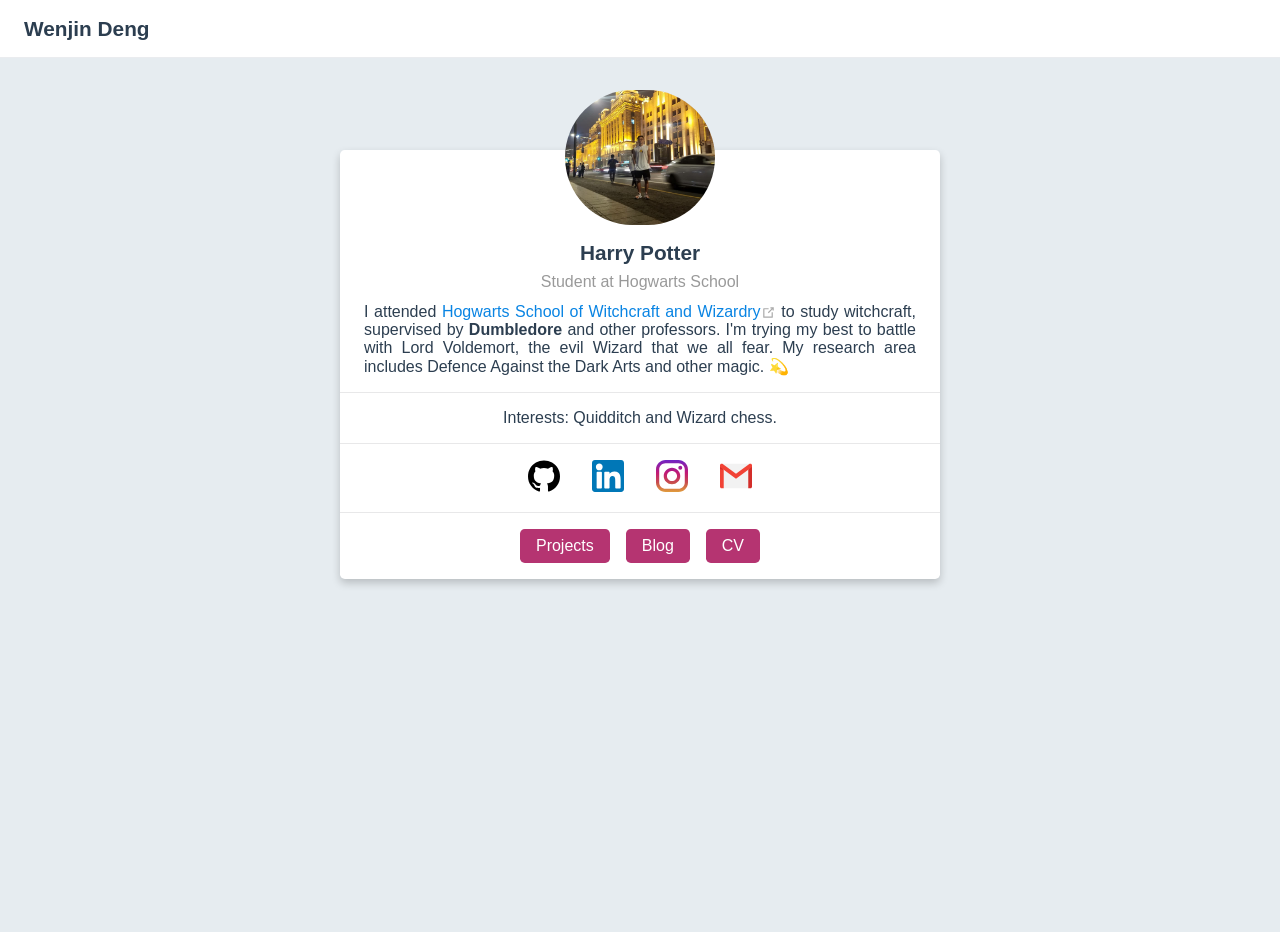
<file: about/index.html>
<!DOCTYPE html>
<html lang="en-US">
  <head>
    <meta charset="utf-8">
    <meta name="viewport" content="width=device-width,initial-scale=1">
    <title>Wenjin Deng</title>
    <meta name="generator" content="VuePress 1.8.2">
    <link rel="icon" href="/logo.png">
    <meta name="description" content="The biography and information about me.">
    
    <link rel="preload" href="/assets/css/0.styles.7a541d34.css" as="style"><link rel="preload" href="/assets/js/app.874769a6.js" as="script"><link rel="preload" href="/assets/js/2.88069b20.js" as="script"><link rel="preload" href="/assets/js/10.7af1b9f2.js" as="script"><link rel="preload" href="/assets/js/3.adf3050e.js" as="script"><link rel="prefetch" href="/assets/js/11.3e9c2201.js"><link rel="prefetch" href="/assets/js/12.8057db4f.js"><link rel="prefetch" href="/assets/js/13.efa76441.js"><link rel="prefetch" href="/assets/js/14.f29bc40c.js"><link rel="prefetch" href="/assets/js/15.b486dd53.js"><link rel="prefetch" href="/assets/js/16.2b8a7553.js"><link rel="prefetch" href="/assets/js/17.a5046c41.js"><link rel="prefetch" href="/assets/js/4.3cd180bc.js"><link rel="prefetch" href="/assets/js/5.fdd1ca41.js"><link rel="prefetch" href="/assets/js/6.30799bdd.js"><link rel="prefetch" href="/assets/js/7.ef952c4c.js"><link rel="prefetch" href="/assets/js/8.8d87cdd2.js"><link rel="prefetch" href="/assets/js/9.2f408b66.js">
    <link rel="stylesheet" href="/assets/css/0.styles.7a541d34.css">
  </head>
  <body>
    <div id="app" data-server-rendered="true"><div class="theme-container no-sidebar about-page"><header class="navbar"><div class="sidebar-button"><svg xmlns="http://www.w3.org/2000/svg" aria-hidden="true" role="img" viewBox="0 0 448 512" class="icon"><path fill="currentColor" d="M436 124H12c-6.627 0-12-5.373-12-12V80c0-6.627 5.373-12 12-12h424c6.627 0 12 5.373 12 12v32c0 6.627-5.373 12-12 12zm0 160H12c-6.627 0-12-5.373-12-12v-32c0-6.627 5.373-12 12-12h424c6.627 0 12 5.373 12 12v32c0 6.627-5.373 12-12 12zm0 160H12c-6.627 0-12-5.373-12-12v-32c0-6.627 5.373-12 12-12h424c6.627 0 12 5.373 12 12v32c0 6.627-5.373 12-12 12z"></path></svg></div> <a href="/" class="home-link router-link-active"><!----> <span class="site-name">Wenjin Deng</span></a> <div class="links"><!----> <!----></div></header> <div class="sidebar-mask"></div> <aside class="sidebar"><!---->  <!----> </aside> <main class="page"> <div class="theme-default-content content__default"><div class="about-card"><div class="avatar"><img src="/profile.jpg" alt></div> <div class="card"><div class="bio"><div class="head"><span>
          Harry Potter
        </span></div> <div class="info"><span>
          Student at Hogwarts School
        </span></div> <div class="description"><p>I attended <a href="https://en.wikipedia.org/wiki/Hogwarts" target="_blank" rel="noopener noreferrer">Hogwarts School of Witchcraft and Wizardry<span><svg xmlns="http://www.w3.org/2000/svg" aria-hidden="true" focusable="false" x="0px" y="0px" viewBox="0 0 100 100" width="15" height="15" class="icon outbound"><path fill="currentColor" d="M18.8,85.1h56l0,0c2.2,0,4-1.8,4-4v-32h-8v28h-48v-48h28v-8h-32l0,0c-2.2,0-4,1.8-4,4v56C14.8,83.3,16.6,85.1,18.8,85.1z"></path> <polygon fill="currentColor" points="45.7,48.7 51.3,54.3 77.2,28.5 77.2,37.2 85.2,37.2 85.2,14.9 62.8,14.9 62.8,22.9 71.5,22.9"></polygon></svg> <span class="sr-only">(opens new window)</span></span></a> to study witchcraft, supervised by <strong>Dumbledore</strong> and other professors. I'm trying my best to battle with Lord Voldemort, the evil Wizard that we all fear. My research area includes Defence Against the Dark Arts and other magic. 💫</p></div></div> <div class="interests"><span>
        Interests: Quidditch and Wizard chess.
      </span></div> <div class="socials"><div><a href="https://github.com/mtobeiyf" target="_blank"><img src="/icons/github.svg" alt="github" title="github"></a></div><div><a href="https://www.linkedin.com" target="_blank"><img src="/icons/linkedin.svg" alt="linkedin" title="linkedin"></a></div><div><a href="https://www.instagram.com" target="_blank"><img src="/icons/instagram.svg" alt="instagram" title="instagram"></a></div><div><a href="mailto:harry[at]gmail.com" target="_blank"><img src="/icons/email.svg" alt="email" title="email"></a></div></div> <div class="actions"><div><a href="/projects/" target="" class="button">
          Projects
        </a></div><div><a href="https://github.com/mtobeiyf" target="_blank" class="button">
          Blog
        </a></div><div><a href="/article/" target="" class="button">
          CV
        </a></div></div></div></div></div> <footer class="page-edit"><!----> <!----></footer> <!----> </main></div><div class="global-ui"></div></div>
    <script src="/assets/js/app.874769a6.js" defer></script><script src="/assets/js/2.88069b20.js" defer></script><script src="/assets/js/10.7af1b9f2.js" defer></script><script src="/assets/js/3.adf3050e.js" defer></script>
  </body>
</html>
</file>
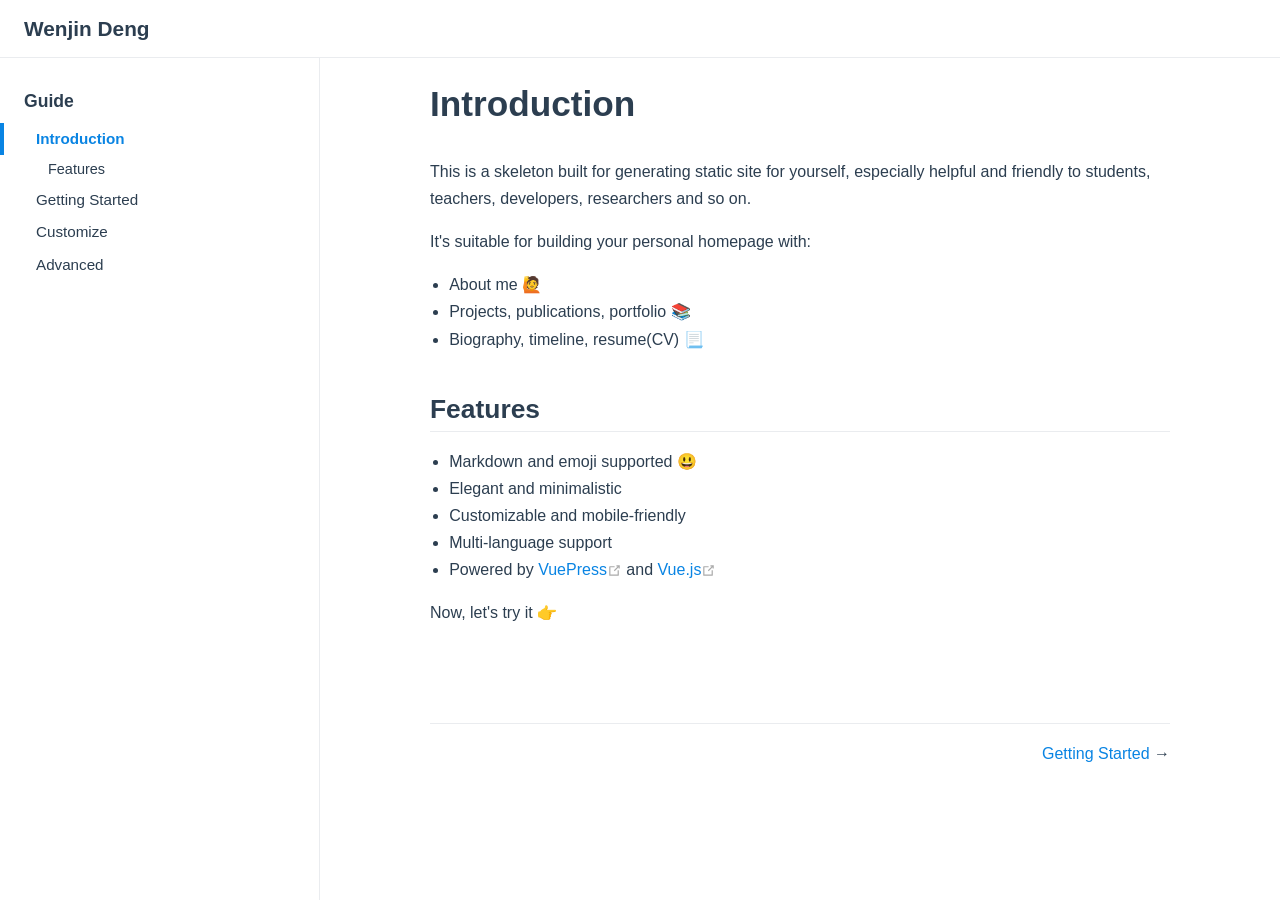
<file: guide/index.html>
<!DOCTYPE html>
<html lang="en-US">
  <head>
    <meta charset="utf-8">
    <meta name="viewport" content="width=device-width,initial-scale=1">
    <title>Introduction | Wenjin Deng</title>
    <meta name="generator" content="VuePress 1.8.2">
    <link rel="icon" href="/logo.png">
    <meta name="description" content="">
    
    <link rel="preload" href="/assets/css/0.styles.7a541d34.css" as="style"><link rel="preload" href="/assets/js/app.874769a6.js" as="script"><link rel="preload" href="/assets/js/2.88069b20.js" as="script"><link rel="preload" href="/assets/js/14.f29bc40c.js" as="script"><link rel="prefetch" href="/assets/js/10.7af1b9f2.js"><link rel="prefetch" href="/assets/js/11.3e9c2201.js"><link rel="prefetch" href="/assets/js/12.8057db4f.js"><link rel="prefetch" href="/assets/js/13.efa76441.js"><link rel="prefetch" href="/assets/js/15.b486dd53.js"><link rel="prefetch" href="/assets/js/16.2b8a7553.js"><link rel="prefetch" href="/assets/js/17.a5046c41.js"><link rel="prefetch" href="/assets/js/3.adf3050e.js"><link rel="prefetch" href="/assets/js/4.3cd180bc.js"><link rel="prefetch" href="/assets/js/5.fdd1ca41.js"><link rel="prefetch" href="/assets/js/6.30799bdd.js"><link rel="prefetch" href="/assets/js/7.ef952c4c.js"><link rel="prefetch" href="/assets/js/8.8d87cdd2.js"><link rel="prefetch" href="/assets/js/9.2f408b66.js">
    <link rel="stylesheet" href="/assets/css/0.styles.7a541d34.css">
  </head>
  <body>
    <div id="app" data-server-rendered="true"><div class="theme-container"><header class="navbar"><div class="sidebar-button"><svg xmlns="http://www.w3.org/2000/svg" aria-hidden="true" role="img" viewBox="0 0 448 512" class="icon"><path fill="currentColor" d="M436 124H12c-6.627 0-12-5.373-12-12V80c0-6.627 5.373-12 12-12h424c6.627 0 12 5.373 12 12v32c0 6.627-5.373 12-12 12zm0 160H12c-6.627 0-12-5.373-12-12v-32c0-6.627 5.373-12 12-12h424c6.627 0 12 5.373 12 12v32c0 6.627-5.373 12-12 12zm0 160H12c-6.627 0-12-5.373-12-12v-32c0-6.627 5.373-12 12-12h424c6.627 0 12 5.373 12 12v32c0 6.627-5.373 12-12 12z"></path></svg></div> <a href="/" class="home-link router-link-active"><!----> <span class="site-name">Wenjin Deng</span></a> <div class="links"><!----> <!----></div></header> <div class="sidebar-mask"></div> <aside class="sidebar"><!---->  <ul class="sidebar-links"><li><section class="sidebar-group depth-0"><p class="sidebar-heading open"><span>Guide</span> <!----></p> <ul class="sidebar-links sidebar-group-items"><li><a href="/guide/" aria-current="page" class="active sidebar-link">Introduction</a><ul class="sidebar-sub-headers"><li class="sidebar-sub-header"><a href="/guide/#features" class="sidebar-link">Features</a></li></ul></li><li><a href="/guide/getting-started.html" class="sidebar-link">Getting Started</a></li><li><a href="/guide/customize.html" class="sidebar-link">Customize</a></li><li><a href="/guide/advanced.html" class="sidebar-link">Advanced</a></li></ul></section></li></ul> </aside> <main class="page"> <div class="theme-default-content content__default"><h1 id="introduction">Introduction</h1> <p>This is a skeleton built for generating static site for yourself, especially helpful and friendly to students, teachers, developers, researchers and so on.</p> <p>It's suitable for building your personal homepage with:</p> <ul><li>About me 🙋</li> <li>Projects, publications, portfolio 📚</li> <li>Biography, timeline, resume(CV) 📃</li></ul> <h2 id="features">Features</h2> <ul><li>Markdown and emoji supported 😃</li> <li>Elegant and minimalistic</li> <li>Customizable and mobile-friendly</li> <li>Multi-language support</li> <li>Powered by <a href="https://vuepress.vuejs.org/" target="_blank" rel="noopener noreferrer">VuePress<span><svg xmlns="http://www.w3.org/2000/svg" aria-hidden="true" focusable="false" x="0px" y="0px" viewBox="0 0 100 100" width="15" height="15" class="icon outbound"><path fill="currentColor" d="M18.8,85.1h56l0,0c2.2,0,4-1.8,4-4v-32h-8v28h-48v-48h28v-8h-32l0,0c-2.2,0-4,1.8-4,4v56C14.8,83.3,16.6,85.1,18.8,85.1z"></path> <polygon fill="currentColor" points="45.7,48.7 51.3,54.3 77.2,28.5 77.2,37.2 85.2,37.2 85.2,14.9 62.8,14.9 62.8,22.9 71.5,22.9"></polygon></svg> <span class="sr-only">(opens new window)</span></span></a> and <a href="https://vuejs.org/" target="_blank" rel="noopener noreferrer">Vue.js<span><svg xmlns="http://www.w3.org/2000/svg" aria-hidden="true" focusable="false" x="0px" y="0px" viewBox="0 0 100 100" width="15" height="15" class="icon outbound"><path fill="currentColor" d="M18.8,85.1h56l0,0c2.2,0,4-1.8,4-4v-32h-8v28h-48v-48h28v-8h-32l0,0c-2.2,0-4,1.8-4,4v56C14.8,83.3,16.6,85.1,18.8,85.1z"></path> <polygon fill="currentColor" points="45.7,48.7 51.3,54.3 77.2,28.5 77.2,37.2 85.2,37.2 85.2,14.9 62.8,14.9 62.8,22.9 71.5,22.9"></polygon></svg> <span class="sr-only">(opens new window)</span></span></a></li></ul> <p>Now, let's try it 👉</p></div> <footer class="page-edit"><!----> <!----></footer> <div class="page-nav"><p class="inner"><!----> <span class="next"><a href="/guide/getting-started.html">
        Getting Started
      </a>
      →
    </span></p></div> </main></div><div class="global-ui"></div></div>
    <script src="/assets/js/app.874769a6.js" defer></script><script src="/assets/js/2.88069b20.js" defer></script><script src="/assets/js/14.f29bc40c.js" defer></script>
  </body>
</html>
</file>
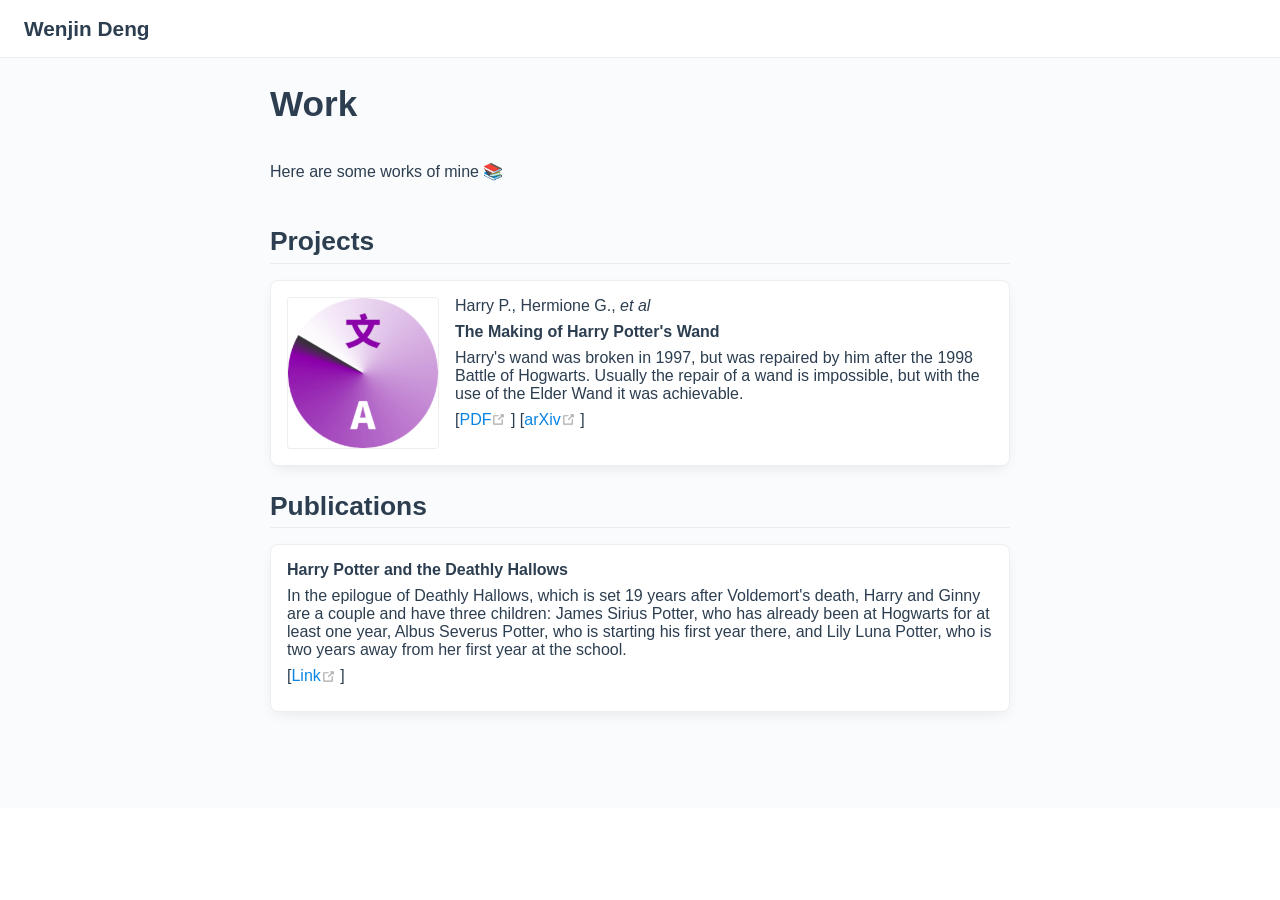
<file: projects/index.html>
<!DOCTYPE html>
<html lang="en-US">
  <head>
    <meta charset="utf-8">
    <meta name="viewport" content="width=device-width,initial-scale=1">
    <title>Work | Wenjin Deng</title>
    <meta name="generator" content="VuePress 1.8.2">
    <link rel="icon" href="/logo.png">
    <meta name="description" content="">
    
    <link rel="preload" href="/assets/css/0.styles.7a541d34.css" as="style"><link rel="preload" href="/assets/js/app.874769a6.js" as="script"><link rel="preload" href="/assets/js/2.88069b20.js" as="script"><link rel="preload" href="/assets/js/11.3e9c2201.js" as="script"><link rel="preload" href="/assets/js/5.fdd1ca41.js" as="script"><link rel="prefetch" href="/assets/js/10.7af1b9f2.js"><link rel="prefetch" href="/assets/js/12.8057db4f.js"><link rel="prefetch" href="/assets/js/13.efa76441.js"><link rel="prefetch" href="/assets/js/14.f29bc40c.js"><link rel="prefetch" href="/assets/js/15.b486dd53.js"><link rel="prefetch" href="/assets/js/16.2b8a7553.js"><link rel="prefetch" href="/assets/js/17.a5046c41.js"><link rel="prefetch" href="/assets/js/3.adf3050e.js"><link rel="prefetch" href="/assets/js/4.3cd180bc.js"><link rel="prefetch" href="/assets/js/6.30799bdd.js"><link rel="prefetch" href="/assets/js/7.ef952c4c.js"><link rel="prefetch" href="/assets/js/8.8d87cdd2.js"><link rel="prefetch" href="/assets/js/9.2f408b66.js">
    <link rel="stylesheet" href="/assets/css/0.styles.7a541d34.css">
  </head>
  <body>
    <div id="app" data-server-rendered="true"><div class="theme-container no-sidebar projects-page"><header class="navbar"><div class="sidebar-button"><svg xmlns="http://www.w3.org/2000/svg" aria-hidden="true" role="img" viewBox="0 0 448 512" class="icon"><path fill="currentColor" d="M436 124H12c-6.627 0-12-5.373-12-12V80c0-6.627 5.373-12 12-12h424c6.627 0 12 5.373 12 12v32c0 6.627-5.373 12-12 12zm0 160H12c-6.627 0-12-5.373-12-12v-32c0-6.627 5.373-12 12-12h424c6.627 0 12 5.373 12 12v32c0 6.627-5.373 12-12 12zm0 160H12c-6.627 0-12-5.373-12-12v-32c0-6.627 5.373-12 12-12h424c6.627 0 12 5.373 12 12v32c0 6.627-5.373 12-12 12z"></path></svg></div> <a href="/" class="home-link router-link-active"><!----> <span class="site-name">Wenjin Deng</span></a> <div class="links"><!----> <!----></div></header> <div class="sidebar-mask"></div> <aside class="sidebar"><!---->  <!----> </aside> <main class="page"> <div class="theme-default-content content__default"><h1 id="work">Work</h1> <p>Here are some works of mine 📚</p> <h2 id="projects">Projects</h2> <div class="md-card show-border"><div class="card-image"><img src="/projects/1.png" alt></div> <div class="card-content"><p>Harry P., Hermione G., <em>et al</em></p> <p><strong>The Making of Harry Potter's Wand</strong></p> <p>Harry's wand was broken in 1997, but was repaired by him after the 1998 Battle of Hogwarts. Usually the repair of a wand is impossible, but with the use of the Elder Wand it was achievable.</p> <p>[<a href="https://www.google.com" target="_blank" rel="noopener noreferrer">PDF<span><svg xmlns="http://www.w3.org/2000/svg" aria-hidden="true" focusable="false" x="0px" y="0px" viewBox="0 0 100 100" width="15" height="15" class="icon outbound"><path fill="currentColor" d="M18.8,85.1h56l0,0c2.2,0,4-1.8,4-4v-32h-8v28h-48v-48h28v-8h-32l0,0c-2.2,0-4,1.8-4,4v56C14.8,83.3,16.6,85.1,18.8,85.1z"></path> <polygon fill="currentColor" points="45.7,48.7 51.3,54.3 77.2,28.5 77.2,37.2 85.2,37.2 85.2,14.9 62.8,14.9 62.8,22.9 71.5,22.9"></polygon></svg> <span class="sr-only">(opens new window)</span></span></a>] [<a href="https://arxiv.org" target="_blank" rel="noopener noreferrer">arXiv<span><svg xmlns="http://www.w3.org/2000/svg" aria-hidden="true" focusable="false" x="0px" y="0px" viewBox="0 0 100 100" width="15" height="15" class="icon outbound"><path fill="currentColor" d="M18.8,85.1h56l0,0c2.2,0,4-1.8,4-4v-32h-8v28h-48v-48h28v-8h-32l0,0c-2.2,0-4,1.8-4,4v56C14.8,83.3,16.6,85.1,18.8,85.1z"></path> <polygon fill="currentColor" points="45.7,48.7 51.3,54.3 77.2,28.5 77.2,37.2 85.2,37.2 85.2,14.9 62.8,14.9 62.8,22.9 71.5,22.9"></polygon></svg> <span class="sr-only">(opens new window)</span></span></a>]</p></div></div> <h2 id="publications">Publications</h2> <div class="md-card show-border"><!----> <div class="card-content"><p><strong>Harry Potter and the Deathly Hallows</strong></p> <p>In the epilogue of Deathly Hallows, which is set 19 years after Voldemort's death, Harry and Ginny are a couple and have three children: James Sirius Potter, who has already been at Hogwarts for at least one year, Albus Severus Potter, who is starting his first year there, and Lily Luna Potter, who is two years away from her first year at the school.</p> <p>[<a href="https://www.google.com" target="_blank" rel="noopener noreferrer">Link<span><svg xmlns="http://www.w3.org/2000/svg" aria-hidden="true" focusable="false" x="0px" y="0px" viewBox="0 0 100 100" width="15" height="15" class="icon outbound"><path fill="currentColor" d="M18.8,85.1h56l0,0c2.2,0,4-1.8,4-4v-32h-8v28h-48v-48h28v-8h-32l0,0c-2.2,0-4,1.8-4,4v56C14.8,83.3,16.6,85.1,18.8,85.1z"></path> <polygon fill="currentColor" points="45.7,48.7 51.3,54.3 77.2,28.5 77.2,37.2 85.2,37.2 85.2,14.9 62.8,14.9 62.8,22.9 71.5,22.9"></polygon></svg> <span class="sr-only">(opens new window)</span></span></a>]</p></div></div></div> <footer class="page-edit"><!----> <!----></footer> <!----> </main></div><div class="global-ui"></div></div>
    <script src="/assets/js/app.874769a6.js" defer></script><script src="/assets/js/2.88069b20.js" defer></script><script src="/assets/js/11.3e9c2201.js" defer></script><script src="/assets/js/5.fdd1ca41.js" defer></script>
  </body>
</html>
</file>
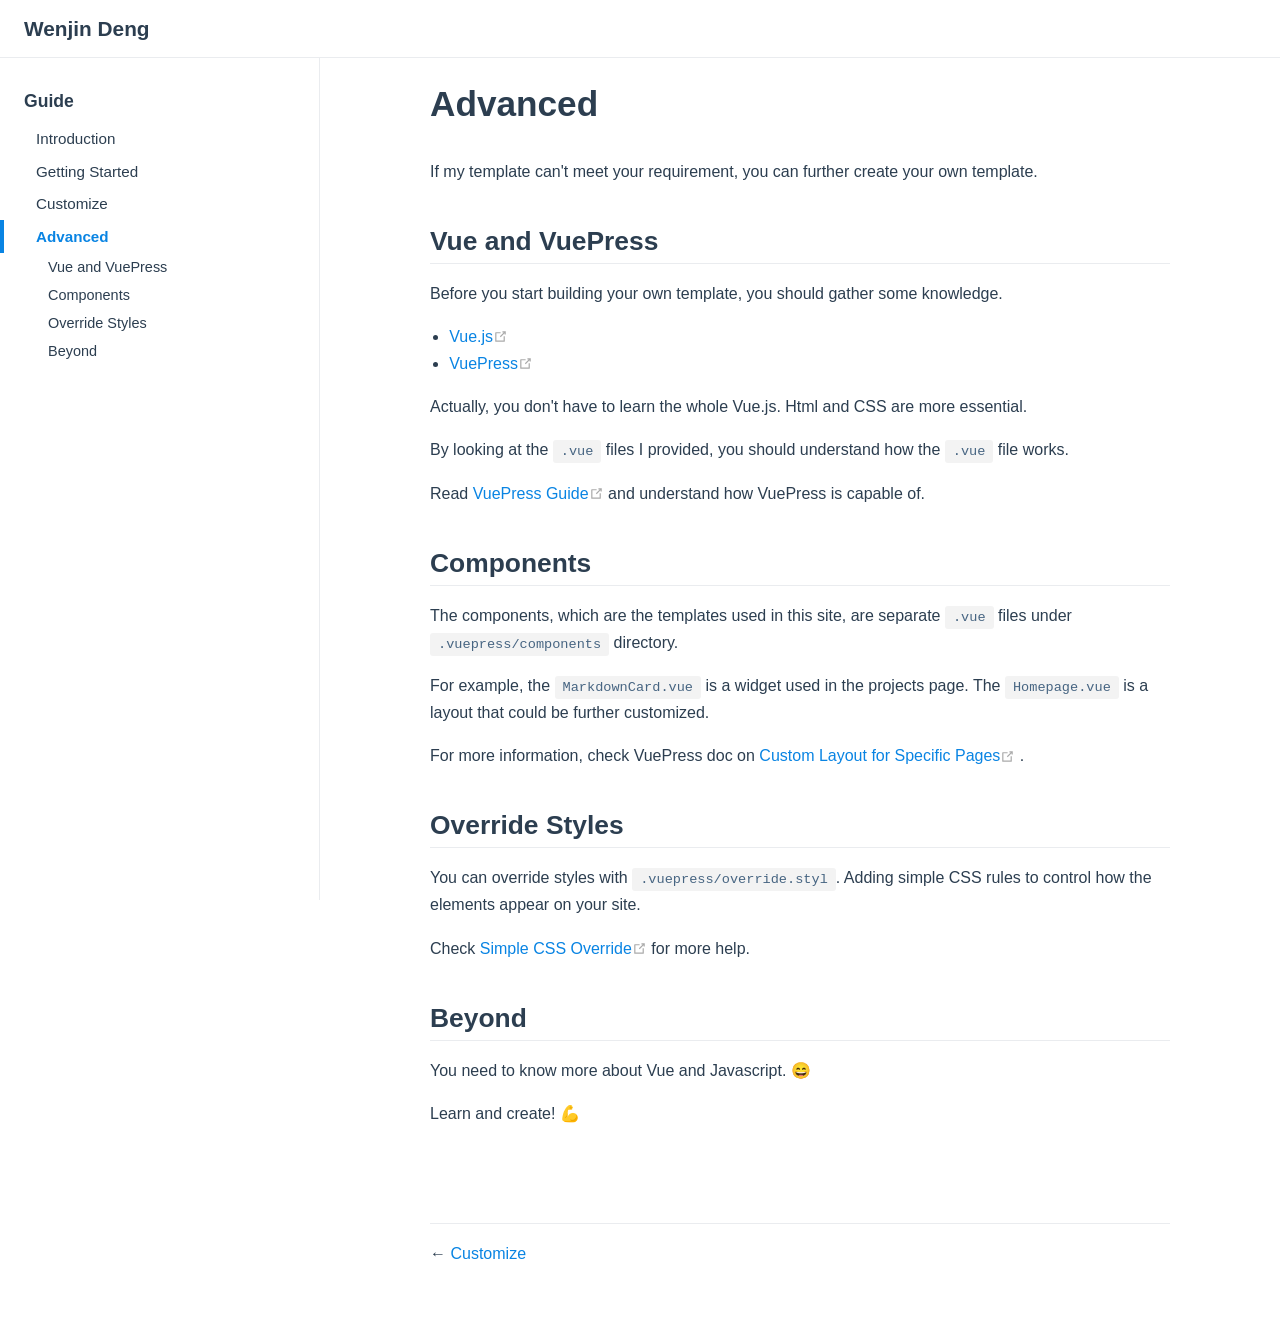
<file: guide/advanced.html>
<!DOCTYPE html>
<html lang="en-US">
  <head>
    <meta charset="utf-8">
    <meta name="viewport" content="width=device-width,initial-scale=1">
    <title>Advanced | Wenjin Deng</title>
    <meta name="generator" content="VuePress 1.8.2">
    <link rel="icon" href="/logo.png">
    <meta name="description" content="">
    
    <link rel="preload" href="/assets/css/0.styles.7a541d34.css" as="style"><link rel="preload" href="/assets/js/app.874769a6.js" as="script"><link rel="preload" href="/assets/js/2.88069b20.js" as="script"><link rel="preload" href="/assets/js/15.b486dd53.js" as="script"><link rel="prefetch" href="/assets/js/10.7af1b9f2.js"><link rel="prefetch" href="/assets/js/11.3e9c2201.js"><link rel="prefetch" href="/assets/js/12.8057db4f.js"><link rel="prefetch" href="/assets/js/13.efa76441.js"><link rel="prefetch" href="/assets/js/14.f29bc40c.js"><link rel="prefetch" href="/assets/js/16.2b8a7553.js"><link rel="prefetch" href="/assets/js/17.a5046c41.js"><link rel="prefetch" href="/assets/js/3.adf3050e.js"><link rel="prefetch" href="/assets/js/4.3cd180bc.js"><link rel="prefetch" href="/assets/js/5.fdd1ca41.js"><link rel="prefetch" href="/assets/js/6.30799bdd.js"><link rel="prefetch" href="/assets/js/7.ef952c4c.js"><link rel="prefetch" href="/assets/js/8.8d87cdd2.js"><link rel="prefetch" href="/assets/js/9.2f408b66.js">
    <link rel="stylesheet" href="/assets/css/0.styles.7a541d34.css">
  </head>
  <body>
    <div id="app" data-server-rendered="true"><div class="theme-container"><header class="navbar"><div class="sidebar-button"><svg xmlns="http://www.w3.org/2000/svg" aria-hidden="true" role="img" viewBox="0 0 448 512" class="icon"><path fill="currentColor" d="M436 124H12c-6.627 0-12-5.373-12-12V80c0-6.627 5.373-12 12-12h424c6.627 0 12 5.373 12 12v32c0 6.627-5.373 12-12 12zm0 160H12c-6.627 0-12-5.373-12-12v-32c0-6.627 5.373-12 12-12h424c6.627 0 12 5.373 12 12v32c0 6.627-5.373 12-12 12zm0 160H12c-6.627 0-12-5.373-12-12v-32c0-6.627 5.373-12 12-12h424c6.627 0 12 5.373 12 12v32c0 6.627-5.373 12-12 12z"></path></svg></div> <a href="/" class="home-link router-link-active"><!----> <span class="site-name">Wenjin Deng</span></a> <div class="links"><!----> <!----></div></header> <div class="sidebar-mask"></div> <aside class="sidebar"><!---->  <ul class="sidebar-links"><li><section class="sidebar-group depth-0"><p class="sidebar-heading open"><span>Guide</span> <!----></p> <ul class="sidebar-links sidebar-group-items"><li><a href="/guide/" aria-current="page" class="sidebar-link">Introduction</a></li><li><a href="/guide/getting-started.html" class="sidebar-link">Getting Started</a></li><li><a href="/guide/customize.html" class="sidebar-link">Customize</a></li><li><a href="/guide/advanced.html" aria-current="page" class="active sidebar-link">Advanced</a><ul class="sidebar-sub-headers"><li class="sidebar-sub-header"><a href="/guide/advanced.html#vue-and-vuepress" class="sidebar-link">Vue and VuePress</a></li><li class="sidebar-sub-header"><a href="/guide/advanced.html#components" class="sidebar-link">Components</a></li><li class="sidebar-sub-header"><a href="/guide/advanced.html#override-styles" class="sidebar-link">Override Styles</a></li><li class="sidebar-sub-header"><a href="/guide/advanced.html#beyond" class="sidebar-link">Beyond</a></li></ul></li></ul></section></li></ul> </aside> <main class="page"> <div class="theme-default-content content__default"><h1 id="advanced">Advanced</h1> <p>If my template can't meet your requirement, you can further create your own template.</p> <h2 id="vue-and-vuepress">Vue and VuePress</h2> <p>Before you start building your own template, you should gather some knowledge.</p> <ul><li><a href="https://vuejs.org/" target="_blank" rel="noopener noreferrer">Vue.js<span><svg xmlns="http://www.w3.org/2000/svg" aria-hidden="true" focusable="false" x="0px" y="0px" viewBox="0 0 100 100" width="15" height="15" class="icon outbound"><path fill="currentColor" d="M18.8,85.1h56l0,0c2.2,0,4-1.8,4-4v-32h-8v28h-48v-48h28v-8h-32l0,0c-2.2,0-4,1.8-4,4v56C14.8,83.3,16.6,85.1,18.8,85.1z"></path> <polygon fill="currentColor" points="45.7,48.7 51.3,54.3 77.2,28.5 77.2,37.2 85.2,37.2 85.2,14.9 62.8,14.9 62.8,22.9 71.5,22.9"></polygon></svg> <span class="sr-only">(opens new window)</span></span></a></li> <li><a href="https://vuepress.vuejs.org/" target="_blank" rel="noopener noreferrer">VuePress<span><svg xmlns="http://www.w3.org/2000/svg" aria-hidden="true" focusable="false" x="0px" y="0px" viewBox="0 0 100 100" width="15" height="15" class="icon outbound"><path fill="currentColor" d="M18.8,85.1h56l0,0c2.2,0,4-1.8,4-4v-32h-8v28h-48v-48h28v-8h-32l0,0c-2.2,0-4,1.8-4,4v56C14.8,83.3,16.6,85.1,18.8,85.1z"></path> <polygon fill="currentColor" points="45.7,48.7 51.3,54.3 77.2,28.5 77.2,37.2 85.2,37.2 85.2,14.9 62.8,14.9 62.8,22.9 71.5,22.9"></polygon></svg> <span class="sr-only">(opens new window)</span></span></a></li></ul> <p>Actually, you don't have to learn the whole Vue.js. Html and CSS are more essential.</p> <p>By looking at the <code>.vue</code> files I provided, you should understand how the <code>.vue</code> file works.</p> <p>Read <a href="https://vuepress.vuejs.org/guide/" target="_blank" rel="noopener noreferrer">VuePress Guide<span><svg xmlns="http://www.w3.org/2000/svg" aria-hidden="true" focusable="false" x="0px" y="0px" viewBox="0 0 100 100" width="15" height="15" class="icon outbound"><path fill="currentColor" d="M18.8,85.1h56l0,0c2.2,0,4-1.8,4-4v-32h-8v28h-48v-48h28v-8h-32l0,0c-2.2,0-4,1.8-4,4v56C14.8,83.3,16.6,85.1,18.8,85.1z"></path> <polygon fill="currentColor" points="45.7,48.7 51.3,54.3 77.2,28.5 77.2,37.2 85.2,37.2 85.2,14.9 62.8,14.9 62.8,22.9 71.5,22.9"></polygon></svg> <span class="sr-only">(opens new window)</span></span></a> and understand how VuePress is capable of.</p> <h2 id="components">Components</h2> <p>The components, which are the templates used in this site, are separate <code>.vue</code> files under <code>.vuepress/components</code> directory.</p> <p>For example, the <code>MarkdownCard.vue</code> is a widget used in the projects page. The <code>Homepage.vue</code> is a layout that could be further customized.</p> <p>For more information, check VuePress doc on <a href="https://vuepress.vuejs.org/default-theme-config/#custom-layout-for-specific-pages" target="_blank" rel="noopener noreferrer">Custom Layout for Specific Pages<span><svg xmlns="http://www.w3.org/2000/svg" aria-hidden="true" focusable="false" x="0px" y="0px" viewBox="0 0 100 100" width="15" height="15" class="icon outbound"><path fill="currentColor" d="M18.8,85.1h56l0,0c2.2,0,4-1.8,4-4v-32h-8v28h-48v-48h28v-8h-32l0,0c-2.2,0-4,1.8-4,4v56C14.8,83.3,16.6,85.1,18.8,85.1z"></path> <polygon fill="currentColor" points="45.7,48.7 51.3,54.3 77.2,28.5 77.2,37.2 85.2,37.2 85.2,14.9 62.8,14.9 62.8,22.9 71.5,22.9"></polygon></svg> <span class="sr-only">(opens new window)</span></span></a>.</p> <h2 id="override-styles">Override Styles</h2> <p>You can override styles with <code>.vuepress/override.styl</code>. Adding simple CSS rules to control how the elements appear on your site.</p> <p>Check <a href="https://vuepress.vuejs.org/default-theme-config/#simple-css-override" target="_blank" rel="noopener noreferrer">Simple CSS Override<span><svg xmlns="http://www.w3.org/2000/svg" aria-hidden="true" focusable="false" x="0px" y="0px" viewBox="0 0 100 100" width="15" height="15" class="icon outbound"><path fill="currentColor" d="M18.8,85.1h56l0,0c2.2,0,4-1.8,4-4v-32h-8v28h-48v-48h28v-8h-32l0,0c-2.2,0-4,1.8-4,4v56C14.8,83.3,16.6,85.1,18.8,85.1z"></path> <polygon fill="currentColor" points="45.7,48.7 51.3,54.3 77.2,28.5 77.2,37.2 85.2,37.2 85.2,14.9 62.8,14.9 62.8,22.9 71.5,22.9"></polygon></svg> <span class="sr-only">(opens new window)</span></span></a> for more help.</p> <h2 id="beyond">Beyond</h2> <p>You need to know more about Vue and Javascript. 😄</p> <p>Learn and create! 💪</p></div> <footer class="page-edit"><!----> <!----></footer> <div class="page-nav"><p class="inner"><span class="prev">
      ←
      <a href="/guide/customize.html" class="prev">
        Customize
      </a></span> <!----></p></div> </main></div><div class="global-ui"></div></div>
    <script src="/assets/js/app.874769a6.js" defer></script><script src="/assets/js/2.88069b20.js" defer></script><script src="/assets/js/15.b486dd53.js" defer></script>
  </body>
</html>
</file>
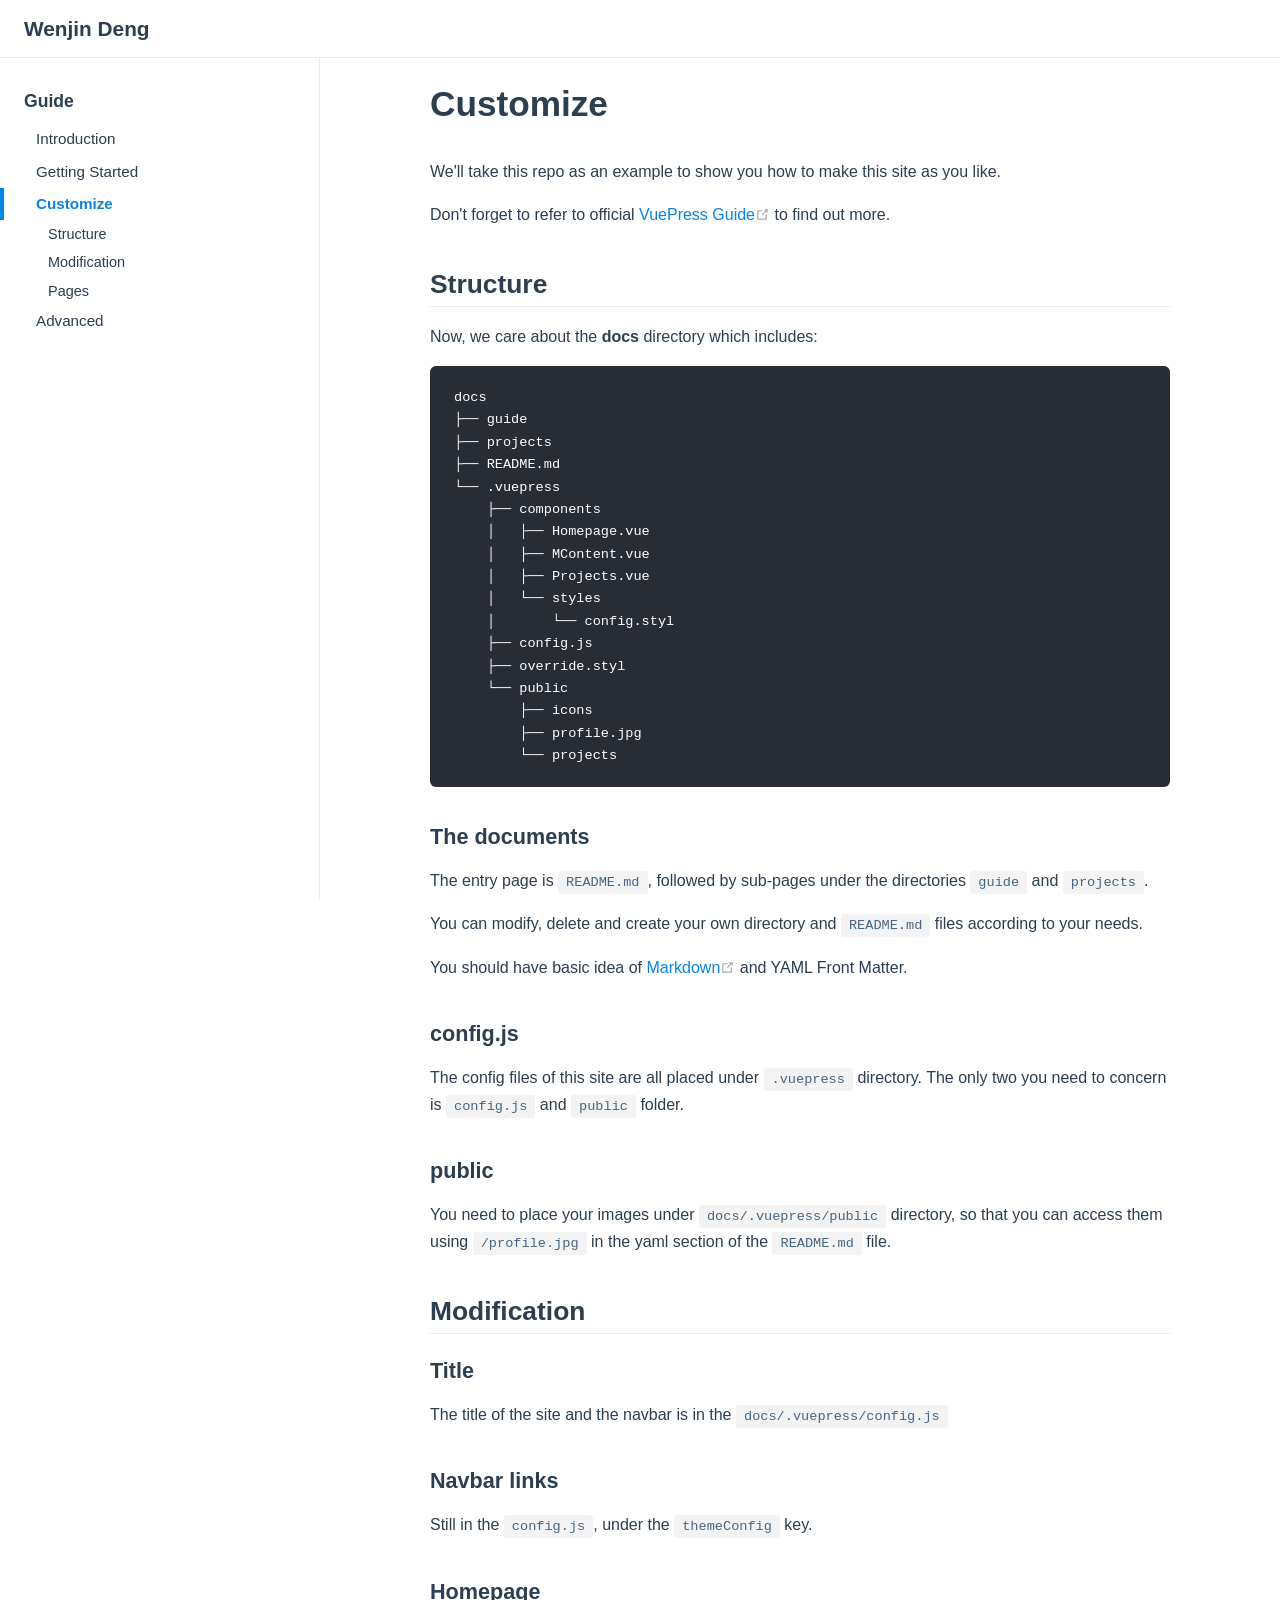
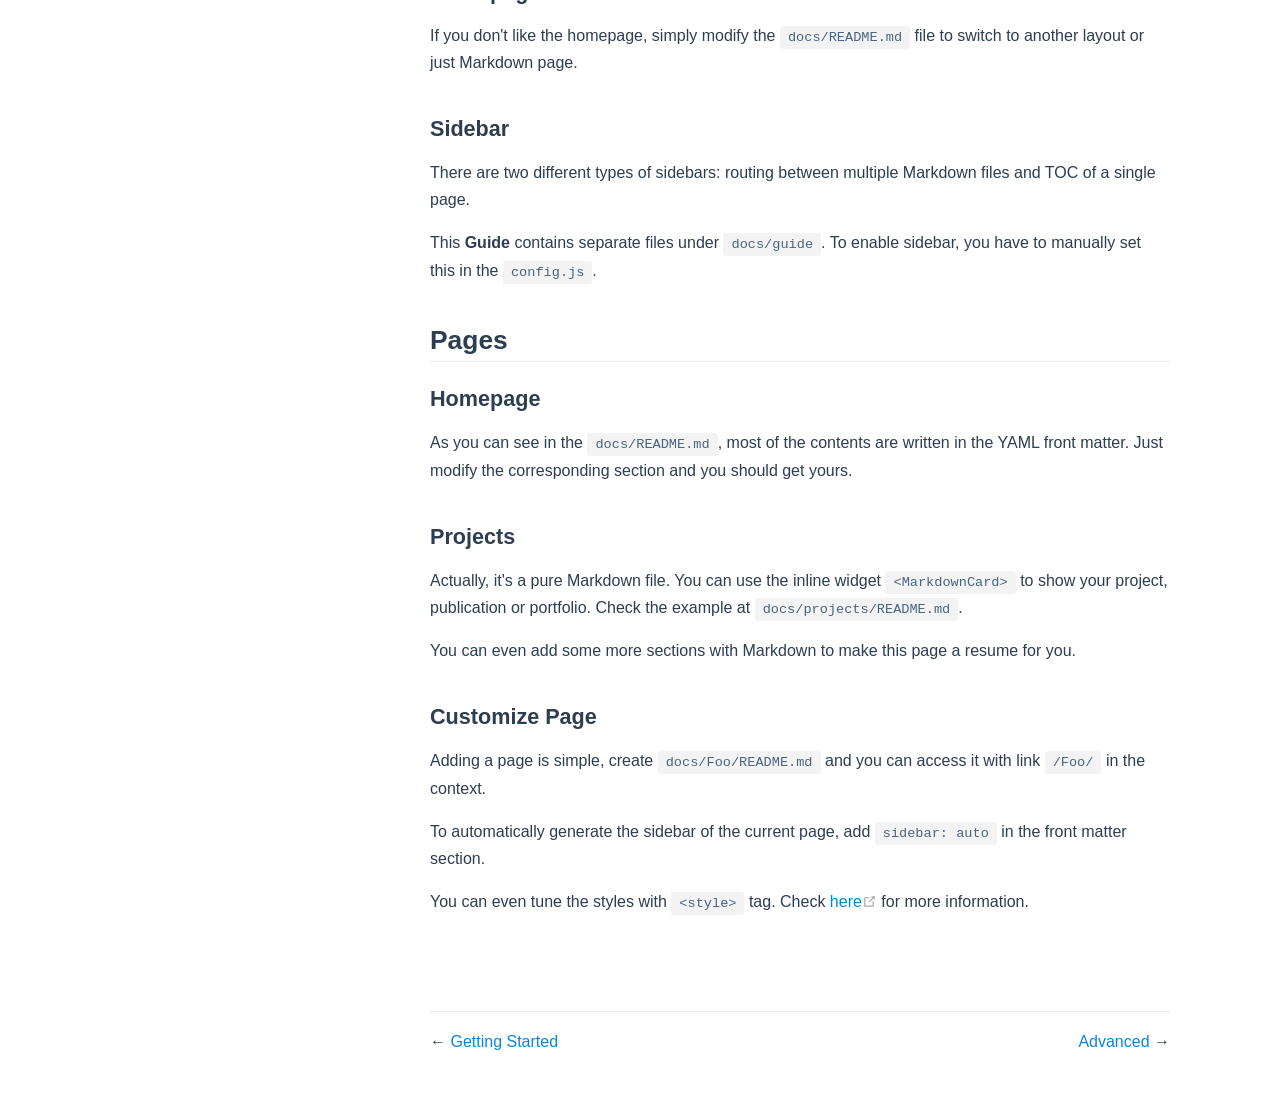
<file: guide/customize.html>
<!DOCTYPE html>
<html lang="en-US">
  <head>
    <meta charset="utf-8">
    <meta name="viewport" content="width=device-width,initial-scale=1">
    <title>Customize | Wenjin Deng</title>
    <meta name="generator" content="VuePress 1.8.2">
    <link rel="icon" href="/logo.png">
    <meta name="description" content="">
    
    <link rel="preload" href="/assets/css/0.styles.7a541d34.css" as="style"><link rel="preload" href="/assets/js/app.874769a6.js" as="script"><link rel="preload" href="/assets/js/2.88069b20.js" as="script"><link rel="preload" href="/assets/js/16.2b8a7553.js" as="script"><link rel="prefetch" href="/assets/js/10.7af1b9f2.js"><link rel="prefetch" href="/assets/js/11.3e9c2201.js"><link rel="prefetch" href="/assets/js/12.8057db4f.js"><link rel="prefetch" href="/assets/js/13.efa76441.js"><link rel="prefetch" href="/assets/js/14.f29bc40c.js"><link rel="prefetch" href="/assets/js/15.b486dd53.js"><link rel="prefetch" href="/assets/js/17.a5046c41.js"><link rel="prefetch" href="/assets/js/3.adf3050e.js"><link rel="prefetch" href="/assets/js/4.3cd180bc.js"><link rel="prefetch" href="/assets/js/5.fdd1ca41.js"><link rel="prefetch" href="/assets/js/6.30799bdd.js"><link rel="prefetch" href="/assets/js/7.ef952c4c.js"><link rel="prefetch" href="/assets/js/8.8d87cdd2.js"><link rel="prefetch" href="/assets/js/9.2f408b66.js">
    <link rel="stylesheet" href="/assets/css/0.styles.7a541d34.css">
  </head>
  <body>
    <div id="app" data-server-rendered="true"><div class="theme-container"><header class="navbar"><div class="sidebar-button"><svg xmlns="http://www.w3.org/2000/svg" aria-hidden="true" role="img" viewBox="0 0 448 512" class="icon"><path fill="currentColor" d="M436 124H12c-6.627 0-12-5.373-12-12V80c0-6.627 5.373-12 12-12h424c6.627 0 12 5.373 12 12v32c0 6.627-5.373 12-12 12zm0 160H12c-6.627 0-12-5.373-12-12v-32c0-6.627 5.373-12 12-12h424c6.627 0 12 5.373 12 12v32c0 6.627-5.373 12-12 12zm0 160H12c-6.627 0-12-5.373-12-12v-32c0-6.627 5.373-12 12-12h424c6.627 0 12 5.373 12 12v32c0 6.627-5.373 12-12 12z"></path></svg></div> <a href="/" class="home-link router-link-active"><!----> <span class="site-name">Wenjin Deng</span></a> <div class="links"><!----> <!----></div></header> <div class="sidebar-mask"></div> <aside class="sidebar"><!---->  <ul class="sidebar-links"><li><section class="sidebar-group depth-0"><p class="sidebar-heading open"><span>Guide</span> <!----></p> <ul class="sidebar-links sidebar-group-items"><li><a href="/guide/" aria-current="page" class="sidebar-link">Introduction</a></li><li><a href="/guide/getting-started.html" class="sidebar-link">Getting Started</a></li><li><a href="/guide/customize.html" aria-current="page" class="active sidebar-link">Customize</a><ul class="sidebar-sub-headers"><li class="sidebar-sub-header"><a href="/guide/customize.html#structure" class="sidebar-link">Structure</a></li><li class="sidebar-sub-header"><a href="/guide/customize.html#modification" class="sidebar-link">Modification</a></li><li class="sidebar-sub-header"><a href="/guide/customize.html#pages" class="sidebar-link">Pages</a></li></ul></li><li><a href="/guide/advanced.html" class="sidebar-link">Advanced</a></li></ul></section></li></ul> </aside> <main class="page"> <div class="theme-default-content content__default"><h1 id="customize">Customize</h1> <p>We'll take this repo as an example to show you how to make this site as you like.</p> <p>Don't forget to refer to official <a href="https://vuepress.vuejs.org/guide/" target="_blank" rel="noopener noreferrer">VuePress Guide<span><svg xmlns="http://www.w3.org/2000/svg" aria-hidden="true" focusable="false" x="0px" y="0px" viewBox="0 0 100 100" width="15" height="15" class="icon outbound"><path fill="currentColor" d="M18.8,85.1h56l0,0c2.2,0,4-1.8,4-4v-32h-8v28h-48v-48h28v-8h-32l0,0c-2.2,0-4,1.8-4,4v56C14.8,83.3,16.6,85.1,18.8,85.1z"></path> <polygon fill="currentColor" points="45.7,48.7 51.3,54.3 77.2,28.5 77.2,37.2 85.2,37.2 85.2,14.9 62.8,14.9 62.8,22.9 71.5,22.9"></polygon></svg> <span class="sr-only">(opens new window)</span></span></a> to find out more.</p> <h2 id="structure">Structure</h2> <p>Now, we care about the <strong>docs</strong> directory which includes:</p> <div class="language- extra-class"><pre class="language-text"><code>docs
├── guide
├── projects
├── README.md
└── .vuepress
    ├── components
    │   ├── Homepage.vue
    │   ├── MContent.vue
    │   ├── Projects.vue
    │   └── styles
    │       └── config.styl
    ├── config.js
    ├── override.styl
    └── public
        ├── icons
        ├── profile.jpg
        └── projects
</code></pre></div><h3 id="the-documents">The documents</h3> <p>The entry page is <code>README.md</code>, followed by sub-pages under the directories <code>guide</code> and <code>projects</code>.</p> <p>You can modify, delete and create your own directory and <code>README.md</code> files according to your needs.</p> <p>You should have basic idea of <a href="https://guides.github.com/features/mastering-markdown/" target="_blank" rel="noopener noreferrer">Markdown<span><svg xmlns="http://www.w3.org/2000/svg" aria-hidden="true" focusable="false" x="0px" y="0px" viewBox="0 0 100 100" width="15" height="15" class="icon outbound"><path fill="currentColor" d="M18.8,85.1h56l0,0c2.2,0,4-1.8,4-4v-32h-8v28h-48v-48h28v-8h-32l0,0c-2.2,0-4,1.8-4,4v56C14.8,83.3,16.6,85.1,18.8,85.1z"></path> <polygon fill="currentColor" points="45.7,48.7 51.3,54.3 77.2,28.5 77.2,37.2 85.2,37.2 85.2,14.9 62.8,14.9 62.8,22.9 71.5,22.9"></polygon></svg> <span class="sr-only">(opens new window)</span></span></a> and YAML Front Matter.</p> <h3 id="config-js">config.js</h3> <p>The config files of this site are all placed under <code>.vuepress</code> directory. The only two you need to concern is <code>config.js</code> and <code>public</code> folder.</p> <h3 id="public">public</h3> <p>You need to place your images under <code>docs/.vuepress/public</code> directory, so that you can access them using <code>/profile.jpg</code> in the yaml section of the <code>README.md</code> file.</p> <h2 id="modification">Modification</h2> <h3 id="title">Title</h3> <p>The title of the site and the navbar is in the <code>docs/.vuepress/config.js</code></p> <h3 id="navbar-links">Navbar links</h3> <p>Still in the <code>config.js</code>, under the <code>themeConfig</code> key.</p> <h3 id="homepage">Homepage</h3> <p>If you don't like the homepage, simply modify the <code>docs/README.md</code> file to switch to another layout or just Markdown page.</p> <h3 id="sidebar">Sidebar</h3> <p>There are two different types of sidebars: routing between multiple Markdown files and TOC of a single page.</p> <p>This <strong>Guide</strong> contains separate files under <code>docs/guide</code>. To enable sidebar, you have to manually set this in the <code>config.js</code>.</p> <h2 id="pages">Pages</h2> <h3 id="homepage-2">Homepage</h3> <p>As you can see in the <code>docs/README.md</code>, most of the contents are written in the YAML front matter. Just modify the corresponding section and you should get yours.</p> <h3 id="projects">Projects</h3> <p>Actually, it's a pure Markdown file. You can use the inline widget <code>&lt;MarkdownCard&gt;</code> to show your project, publication or portfolio. Check the example at <code>docs/projects/README.md</code>.</p> <p>You can even add some more sections with Markdown to make this page a resume for you.</p> <h3 id="customize-page">Customize Page</h3> <p>Adding a page is simple, create <code>docs/Foo/README.md</code> and you can access it with link <code>/Foo/</code> in the context.</p> <p>To automatically generate the sidebar of the current page, add <code>sidebar: auto</code> in the front matter section.</p> <p>You can even tune the styles with <code>&lt;style&gt;</code> tag. Check <a href="https://vuepress.vuejs.org/guide/using-vue.html#using-pre-processors" target="_blank" rel="noopener noreferrer">here<span><svg xmlns="http://www.w3.org/2000/svg" aria-hidden="true" focusable="false" x="0px" y="0px" viewBox="0 0 100 100" width="15" height="15" class="icon outbound"><path fill="currentColor" d="M18.8,85.1h56l0,0c2.2,0,4-1.8,4-4v-32h-8v28h-48v-48h28v-8h-32l0,0c-2.2,0-4,1.8-4,4v56C14.8,83.3,16.6,85.1,18.8,85.1z"></path> <polygon fill="currentColor" points="45.7,48.7 51.3,54.3 77.2,28.5 77.2,37.2 85.2,37.2 85.2,14.9 62.8,14.9 62.8,22.9 71.5,22.9"></polygon></svg> <span class="sr-only">(opens new window)</span></span></a> for more information.</p></div> <footer class="page-edit"><!----> <!----></footer> <div class="page-nav"><p class="inner"><span class="prev">
      ←
      <a href="/guide/getting-started.html" class="prev">
        Getting Started
      </a></span> <span class="next"><a href="/guide/advanced.html">
        Advanced
      </a>
      →
    </span></p></div> </main></div><div class="global-ui"></div></div>
    <script src="/assets/js/app.874769a6.js" defer></script><script src="/assets/js/2.88069b20.js" defer></script><script src="/assets/js/16.2b8a7553.js" defer></script>
  </body>
</html>
</file>
<file: assets/css/0.styles.7a541d34.css>
code[class*=language-],pre[class*=language-]{color:#ccc;background:none;font-family:Consolas,Monaco,Andale Mono,Ubuntu Mono,monospace;font-size:1em;text-align:left;white-space:pre;word-spacing:normal;word-break:normal;word-wrap:normal;line-height:1.5;-moz-tab-size:4;-o-tab-size:4;tab-size:4;-webkit-hyphens:none;-ms-hyphens:none;hyphens:none}pre[class*=language-]{padding:1em;margin:.5em 0;overflow:auto}:not(pre)>code[class*=language-],pre[class*=language-]{background:#2d2d2d}:not(pre)>code[class*=language-]{padding:.1em;border-radius:.3em;white-space:normal}.token.block-comment,.token.cdata,.token.comment,.token.doctype,.token.prolog{color:#999}.token.punctuation{color:#ccc}.token.attr-name,.token.deleted,.token.namespace,.token.tag{color:#e2777a}.token.function-name{color:#6196cc}.token.boolean,.token.function,.token.number{color:#f08d49}.token.class-name,.token.constant,.token.property,.token.symbol{color:#f8c555}.token.atrule,.token.builtin,.token.important,.token.keyword,.token.selector{color:#cc99cd}.token.attr-value,.token.char,.token.regex,.token.string,.token.variable{color:#7ec699}.token.entity,.token.operator,.token.url{color:#67cdcc}.token.bold,.token.important{font-weight:700}.token.italic{font-style:italic}.token.entity{cursor:help}.token.inserted{color:green}.theme-default-content code{color:#476582;padding:.25rem .5rem;margin:0;font-size:.85em;background-color:rgba(27,31,35,.05);border-radius:3px}.theme-default-content code .token.deleted{color:#ec5975}.theme-default-content code .token.inserted{color:#0984e3}.theme-default-content pre,.theme-default-content pre[class*=language-]{line-height:1.4;padding:1.25rem 1.5rem;margin:.85rem 0;background-color:#282c34;border-radius:6px;overflow:auto}.theme-default-content pre[class*=language-] code,.theme-default-content pre code{color:#fff;padding:0;background-color:transparent;border-radius:0}div[class*=language-]{position:relative;background-color:#282c34;border-radius:6px}div[class*=language-] .highlight-lines{-webkit-user-select:none;user-select:none;padding-top:1.3rem;position:absolute;top:0;left:0;width:100%;line-height:1.4}div[class*=language-] .highlight-lines .highlighted{background-color:rgba(0,0,0,.66)}div[class*=language-] pre,div[class*=language-] pre[class*=language-]{background:transparent;position:relative;z-index:1}div[class*=language-]:before{position:absolute;z-index:3;top:.8em;right:1em;font-size:.75rem;color:hsla(0,0%,100%,.4)}div[class*=language-]:not(.line-numbers-mode) .line-numbers-wrapper{display:none}div[class*=language-].line-numbers-mode .highlight-lines .highlighted{position:relative}div[class*=language-].line-numbers-mode .highlight-lines .highlighted:before{content:" ";position:absolute;z-index:3;left:0;top:0;display:block;width:3.5rem;height:100%;background-color:rgba(0,0,0,.66)}div[class*=language-].line-numbers-mode pre{padding-left:4.5rem;vertical-align:middle}div[class*=language-].line-numbers-mode .line-numbers-wrapper{position:absolute;top:0;width:3.5rem;text-align:center;color:hsla(0,0%,100%,.3);padding:1.25rem 0;line-height:1.4}div[class*=language-].line-numbers-mode .line-numbers-wrapper br{-webkit-user-select:none;user-select:none}div[class*=language-].line-numbers-mode .line-numbers-wrapper .line-number{position:relative;z-index:4;-webkit-user-select:none;user-select:none;font-size:.85em}div[class*=language-].line-numbers-mode:after{content:"";position:absolute;z-index:2;top:0;left:0;width:3.5rem;height:100%;border-radius:6px 0 0 6px;border-right:1px solid rgba(0,0,0,.66);background-color:#282c34}div[class~=language-js]:before{content:"js"}div[class~=language-ts]:before{content:"ts"}div[class~=language-html]:before{content:"html"}div[class~=language-md]:before{content:"md"}div[class~=language-vue]:before{content:"vue"}div[class~=language-css]:before{content:"css"}div[class~=language-sass]:before{content:"sass"}div[class~=language-scss]:before{content:"scss"}div[class~=language-less]:before{content:"less"}div[class~=language-stylus]:before{content:"stylus"}div[class~=language-go]:before{content:"go"}div[class~=language-java]:before{content:"java"}div[class~=language-c]:before{content:"c"}div[class~=language-sh]:before{content:"sh"}div[class~=language-yaml]:before{content:"yaml"}div[class~=language-py]:before{content:"py"}div[class~=language-docker]:before{content:"docker"}div[class~=language-dockerfile]:before{content:"dockerfile"}div[class~=language-makefile]:before{content:"makefile"}div[class~=language-javascript]:before{content:"js"}div[class~=language-typescript]:before{content:"ts"}div[class~=language-markup]:before{content:"html"}div[class~=language-markdown]:before{content:"md"}div[class~=language-json]:before{content:"json"}div[class~=language-ruby]:before{content:"rb"}div[class~=language-python]:before{content:"py"}div[class~=language-bash]:before{content:"sh"}div[class~=language-php]:before{content:"php"}.custom-block .custom-block-title{font-weight:600;margin-bottom:-.4rem}.custom-block.danger,.custom-block.tip,.custom-block.warning{padding:.1rem 1.5rem;border-left-width:.5rem;border-left-style:solid;margin:1rem 0}.custom-block.tip{background-color:#f3f5f7;border-color:#42b983}.custom-block.warning{background-color:rgba(255,229,100,.3);border-color:#e7c000;color:#6b5900}.custom-block.warning .custom-block-title{color:#b29400}.custom-block.warning a{color:#2c3e50}.custom-block.danger{background-color:#ffe6e6;border-color:#c00;color:#4d0000}.custom-block.danger .custom-block-title{color:#900}.custom-block.danger a{color:#2c3e50}.custom-block.details{display:block;position:relative;border-radius:2px;margin:1.6em 0;padding:1.6em;background-color:#eee}.custom-block.details h4{margin-top:0}.custom-block.details figure:last-child,.custom-block.details p:last-child{margin-bottom:0;padding-bottom:0}.custom-block.details summary{outline:none;cursor:pointer}.arrow{display:inline-block;width:0;height:0}.arrow.up{border-bottom:6px solid #ccc}.arrow.down,.arrow.up{border-left:4px solid transparent;border-right:4px solid transparent}.arrow.down{border-top:6px solid #ccc}.arrow.right{border-left:6px solid #ccc}.arrow.left,.arrow.right{border-top:4px solid transparent;border-bottom:4px solid transparent}.arrow.left{border-right:6px solid #ccc}.theme-default-content:not(.custom){max-width:740px;margin:0 auto;padding:2rem 2.5rem}@media (max-width:959px){.theme-default-content:not(.custom){padding:2rem}}@media (max-width:419px){.theme-default-content:not(.custom){padding:1.5rem}}.table-of-contents .badge{vertical-align:middle}body,html{padding:0;margin:0;background-color:#fff}body{font-family:-apple-system,BlinkMacSystemFont,Segoe UI,Roboto,Oxygen,Ubuntu,Cantarell,Fira Sans,Droid Sans,Helvetica Neue,sans-serif;-webkit-font-smoothing:antialiased;-moz-osx-font-smoothing:grayscale;font-size:16px;color:#2c3e50}.page{padding-left:20rem}.navbar{z-index:20;right:0;height:3.6rem;background-color:#fff;box-sizing:border-box;border-bottom:1px solid #eaecef}.navbar,.sidebar-mask{position:fixed;top:0;left:0}.sidebar-mask{z-index:9;width:100vw;height:100vh;display:none}.sidebar{font-size:16px;background-color:#fff;width:20rem;position:fixed;z-index:10;margin:0;top:3.6rem;left:0;bottom:0;box-sizing:border-box;border-right:1px solid #eaecef;overflow-y:auto}.theme-default-content:not(.custom)>:first-child{margin-top:3.6rem}.theme-default-content:not(.custom) a:hover{text-decoration:underline}.theme-default-content:not(.custom) p.demo{padding:1rem 1.5rem;border:1px solid #ddd;border-radius:4px}.theme-default-content:not(.custom) img{max-width:100%}.theme-default-content.custom{padding:0;margin:0}.theme-default-content.custom img{max-width:100%}a{font-weight:500;text-decoration:none}a,p a code{color:#0984e3}p a code{font-weight:400}kbd{background:#eee;border:.15rem solid #ddd;border-bottom:.25rem solid #ddd;border-radius:.15rem;padding:0 .15em}blockquote{font-size:1rem;color:#999;border-left:.2rem solid #dfe2e5;margin:1rem 0;padding:.25rem 0 .25rem 1rem}blockquote>p{margin:0}ol,ul{padding-left:1.2em}strong{font-weight:600}h1,h2,h3,h4,h5,h6{font-weight:600;line-height:1.25}.theme-default-content:not(.custom)>h1,.theme-default-content:not(.custom)>h2,.theme-default-content:not(.custom)>h3,.theme-default-content:not(.custom)>h4,.theme-default-content:not(.custom)>h5,.theme-default-content:not(.custom)>h6{margin-top:-3.1rem;padding-top:4.6rem;margin-bottom:0}.theme-default-content:not(.custom)>h1:first-child,.theme-default-content:not(.custom)>h2:first-child,.theme-default-content:not(.custom)>h3:first-child,.theme-default-content:not(.custom)>h4:first-child,.theme-default-content:not(.custom)>h5:first-child,.theme-default-content:not(.custom)>h6:first-child{margin-top:-1.5rem;margin-bottom:1rem}.theme-default-content:not(.custom)>h1:first-child+.custom-block,.theme-default-content:not(.custom)>h1:first-child+p,.theme-default-content:not(.custom)>h1:first-child+pre,.theme-default-content:not(.custom)>h2:first-child+.custom-block,.theme-default-content:not(.custom)>h2:first-child+p,.theme-default-content:not(.custom)>h2:first-child+pre,.theme-default-content:not(.custom)>h3:first-child+.custom-block,.theme-default-content:not(.custom)>h3:first-child+p,.theme-default-content:not(.custom)>h3:first-child+pre,.theme-default-content:not(.custom)>h4:first-child+.custom-block,.theme-default-content:not(.custom)>h4:first-child+p,.theme-default-content:not(.custom)>h4:first-child+pre,.theme-default-content:not(.custom)>h5:first-child+.custom-block,.theme-default-content:not(.custom)>h5:first-child+p,.theme-default-content:not(.custom)>h5:first-child+pre,.theme-default-content:not(.custom)>h6:first-child+.custom-block,.theme-default-content:not(.custom)>h6:first-child+p,.theme-default-content:not(.custom)>h6:first-child+pre{margin-top:2rem}h1:focus .header-anchor,h1:hover .header-anchor,h2:focus .header-anchor,h2:hover .header-anchor,h3:focus .header-anchor,h3:hover .header-anchor,h4:focus .header-anchor,h4:hover .header-anchor,h5:focus .header-anchor,h5:hover .header-anchor,h6:focus .header-anchor,h6:hover .header-anchor{opacity:1}h1{font-size:2.2rem}h2{font-size:1.65rem;padding-bottom:.3rem;border-bottom:1px solid #eaecef}h3{font-size:1.35rem}a.header-anchor{font-size:.85em;float:left;margin-left:-.87em;padding-right:.23em;margin-top:.125em;opacity:0}a.header-anchor:focus,a.header-anchor:hover{text-decoration:none}.line-number,code,kbd{font-family:source-code-pro,Menlo,Monaco,Consolas,Courier New,monospace}ol,p,ul{line-height:1.7}hr{border:0;border-top:1px solid #eaecef}table{border-collapse:collapse;margin:1rem 0;display:block;overflow-x:auto}tr{border-top:1px solid #dfe2e5}tr:nth-child(2n){background-color:#f6f8fa}td,th{border:1px solid #dfe2e5;padding:.6em 1em}.theme-container.sidebar-open .sidebar-mask{display:block}.theme-container.no-navbar .theme-default-content:not(.custom)>h1,.theme-container.no-navbar h2,.theme-container.no-navbar h3,.theme-container.no-navbar h4,.theme-container.no-navbar h5,.theme-container.no-navbar h6{margin-top:1.5rem;padding-top:0}.theme-container.no-navbar .sidebar{top:0}@media (min-width:720px){.theme-container.no-sidebar .sidebar{display:none}.theme-container.no-sidebar .page{padding-left:0}}@media (max-width:959px){.sidebar{font-size:15px;width:16.4rem}.page{padding-left:16.4rem}}@media (max-width:719px){.sidebar{top:0;padding-top:3.6rem;transform:translateX(-100%);transition:transform .2s ease}.page{padding-left:0}.theme-container.sidebar-open .sidebar{transform:translateX(0)}.theme-container.no-navbar .sidebar{padding-top:0}}@media (max-width:419px){h1{font-size:1.9rem}.theme-default-content div[class*=language-]{margin:.85rem -1.5rem;border-radius:0}}.icon.outbound{display:none}#nprogress{pointer-events:none}#nprogress .bar{background:#0984e3;position:fixed;z-index:1031;top:0;left:0;width:100%;height:2px}#nprogress .peg{display:block;position:absolute;right:0;width:100px;height:100%;box-shadow:0 0 10px #0984e3,0 0 5px #0984e3;opacity:1;transform:rotate(3deg) translateY(-4px)}#nprogress .spinner{display:block;position:fixed;z-index:1031;top:15px;right:15px}#nprogress .spinner-icon{width:18px;height:18px;box-sizing:border-box;border-color:#0984e3 transparent transparent #0984e3;border-style:solid;border-width:2px;border-radius:50%;-webkit-animation:nprogress-spinner .4s linear infinite;animation:nprogress-spinner .4s linear infinite}.nprogress-custom-parent{overflow:hidden;position:relative}.nprogress-custom-parent #nprogress .bar,.nprogress-custom-parent #nprogress .spinner{position:absolute}@-webkit-keyframes nprogress-spinner{0%{transform:rotate(0deg)}to{transform:rotate(1turn)}}@keyframes nprogress-spinner{0%{transform:rotate(0deg)}to{transform:rotate(1turn)}}.icon.outbound{color:#aaa;display:inline-block;vertical-align:middle;position:relative;top:-1px}.sr-only{position:absolute;width:1px;height:1px;padding:0;margin:-1px;overflow:hidden;clip:rect(0,0,0,0);white-space:nowrap;border-width:0}.home{padding:3.6rem 2rem 0;max-width:960px;margin:0 auto;display:block}.home .hero{text-align:center}.home .hero img{max-width:100%;max-height:280px;display:block;margin:3rem auto 1.5rem}.home .hero h1{font-size:3rem}.home .hero .action,.home .hero .description,.home .hero h1{margin:1.8rem auto}.home .hero .description{max-width:35rem;font-size:1.6rem;line-height:1.3;color:#6a8bad}.home .hero .action-button{display:inline-block;font-size:1.2rem;color:#fff;background-color:#0984e3;padding:.8rem 1.6rem;border-radius:4px;transition:background-color .1s ease;box-sizing:border-box;border-bottom:1px solid #0877cc}.home .hero .action-button:hover{background-color:#1292f6}.home .features{border-top:1px solid #eaecef;padding:1.2rem 0;margin-top:2.5rem;display:flex;flex-wrap:wrap;align-items:flex-start;align-content:stretch;justify-content:space-between}.home .feature{flex-grow:1;flex-basis:30%;max-width:30%}.home .feature h2{font-size:1.4rem;font-weight:500;border-bottom:none;padding-bottom:0;color:#3a5169}.home .feature p{color:#4e6e8e}.home .footer{padding:2.5rem;border-top:1px solid #eaecef;text-align:center;color:#4e6e8e}@media (max-width:719px){.home .features{flex-direction:column}.home .feature{max-width:100%;padding:0 2.5rem}}@media (max-width:419px){.home{padding-left:1.5rem;padding-right:1.5rem}.home .hero img{max-height:210px;margin:2rem auto 1.2rem}.home .hero h1{font-size:2rem}.home .hero .action,.home .hero .description,.home .hero h1{margin:1.2rem auto}.home .hero .description{font-size:1.2rem}.home .hero .action-button{font-size:1rem;padding:.6rem 1.2rem}.home .feature h2{font-size:1.25rem}}.search-box{display:inline-block;position:relative;margin-right:1rem}.search-box input{cursor:text;width:10rem;height:2rem;color:#4e6e8e;display:inline-block;border:1px solid #cfd4db;border-radius:2rem;font-size:.9rem;line-height:2rem;padding:0 .5rem 0 2rem;outline:none;transition:all .2s ease;background:#fff url(/assets/img/search.83621669.svg) .6rem .5rem no-repeat;background-size:1rem}.search-box input:focus{cursor:auto;border-color:#0984e3}.search-box .suggestions{background:#fff;width:20rem;position:absolute;top:2rem;border:1px solid #cfd4db;border-radius:6px;padding:.4rem;list-style-type:none}.search-box .suggestions.align-right{right:0}.search-box .suggestion{line-height:1.4;padding:.4rem .6rem;border-radius:4px;cursor:pointer}.search-box .suggestion a{white-space:normal;color:#5d82a6}.search-box .suggestion a .page-title{font-weight:600}.search-box .suggestion a .header{font-size:.9em;margin-left:.25em}.search-box .suggestion.focused{background-color:#f3f4f5}.search-box .suggestion.focused a{color:#0984e3}@media (max-width:959px){.search-box input{cursor:pointer;width:0;border-color:transparent;position:relative}.search-box input:focus{cursor:text;left:0;width:10rem}}@media (-ms-high-contrast:none){.search-box input{height:2rem}}@media (max-width:959px) and (min-width:719px){.search-box .suggestions{left:0}}@media (max-width:719px){.search-box{margin-right:0}.search-box input{left:1rem}.search-box .suggestions{right:0}}@media (max-width:419px){.search-box .suggestions{width:calc(100vw - 4rem)}.search-box input:focus{width:8rem}}.sidebar-button{cursor:pointer;display:none;width:1.25rem;height:1.25rem;position:absolute;padding:.6rem;top:.6rem;left:1rem}.sidebar-button .icon{display:block;width:1.25rem;height:1.25rem}@media (max-width:719px){.sidebar-button{display:block}}.dropdown-enter,.dropdown-leave-to{height:0!important}.dropdown-wrapper{cursor:pointer}.dropdown-wrapper .dropdown-title,.dropdown-wrapper .mobile-dropdown-title{display:block;font-size:.9rem;font-family:inherit;cursor:inherit;padding:inherit;line-height:1.4rem;background:transparent;border:none;font-weight:500;color:#2c3e50}.dropdown-wrapper .dropdown-title:hover,.dropdown-wrapper .mobile-dropdown-title:hover{border-color:transparent}.dropdown-wrapper .dropdown-title .arrow,.dropdown-wrapper .mobile-dropdown-title .arrow{vertical-align:middle;margin-top:-1px;margin-left:.4rem}.dropdown-wrapper .mobile-dropdown-title{display:none;font-weight:600}.dropdown-wrapper .mobile-dropdown-title font-size inherit:hover{color:#0984e3}.dropdown-wrapper .nav-dropdown .dropdown-item{color:inherit;line-height:1.7rem}.dropdown-wrapper .nav-dropdown .dropdown-item h4{margin:.45rem 0 0;border-top:1px solid #eee;padding:1rem 1.5rem .45rem 1.25rem}.dropdown-wrapper .nav-dropdown .dropdown-item .dropdown-subitem-wrapper{padding:0;list-style:none}.dropdown-wrapper .nav-dropdown .dropdown-item .dropdown-subitem-wrapper .dropdown-subitem{font-size:.9em}.dropdown-wrapper .nav-dropdown .dropdown-item a{display:block;line-height:1.7rem;position:relative;border-bottom:none;font-weight:400;margin-bottom:0;padding:0 1.5rem 0 1.25rem}.dropdown-wrapper .nav-dropdown .dropdown-item a.router-link-active,.dropdown-wrapper .nav-dropdown .dropdown-item a:hover{color:#0984e3}.dropdown-wrapper .nav-dropdown .dropdown-item a.router-link-active:after{content:"";width:0;height:0;border-left:5px solid #0984e3;border-top:3px solid transparent;border-bottom:3px solid transparent;position:absolute;top:calc(50% - 2px);left:9px}.dropdown-wrapper .nav-dropdown .dropdown-item:first-child h4{margin-top:0;padding-top:0;border-top:0}@media (max-width:719px){.dropdown-wrapper.open .dropdown-title{margin-bottom:.5rem}.dropdown-wrapper .dropdown-title{display:none}.dropdown-wrapper .mobile-dropdown-title{display:block}.dropdown-wrapper .nav-dropdown{transition:height .1s ease-out;overflow:hidden}.dropdown-wrapper .nav-dropdown .dropdown-item h4{border-top:0;margin-top:0;padding-top:0}.dropdown-wrapper .nav-dropdown .dropdown-item>a,.dropdown-wrapper .nav-dropdown .dropdown-item h4{font-size:15px;line-height:2rem}.dropdown-wrapper .nav-dropdown .dropdown-item .dropdown-subitem{font-size:14px;padding-left:1rem}}@media (min-width:719px){.dropdown-wrapper{height:1.8rem}.dropdown-wrapper.open .nav-dropdown,.dropdown-wrapper:hover .nav-dropdown{display:block!important}.dropdown-wrapper.open:blur{display:none}.dropdown-wrapper .nav-dropdown{display:none;height:auto!important;box-sizing:border-box;max-height:calc(100vh - 2.7rem);overflow-y:auto;position:absolute;top:100%;right:0;background-color:#fff;padding:.6rem 0;border:1px solid;border-color:#ddd #ddd #ccc;text-align:left;border-radius:.25rem;white-space:nowrap;margin:0}}.nav-links{display:inline-block}.nav-links a{line-height:1.4rem;color:inherit}.nav-links a.router-link-active,.nav-links a:hover{color:#0984e3}.nav-links .nav-item{position:relative;display:inline-block;margin-left:1.5rem;line-height:2rem}.nav-links .nav-item:first-child{margin-left:0}.nav-links .repo-link{margin-left:1.5rem}@media (max-width:719px){.nav-links .nav-item,.nav-links .repo-link{margin-left:0}}@media (min-width:719px){.nav-links a.router-link-active,.nav-links a:hover{color:#2c3e50}.nav-item>a:not(.external).router-link-active,.nav-item>a:not(.external):hover{margin-bottom:-2px;border-bottom:2px solid #0d90f5}}.navbar{padding:.7rem 1.5rem;line-height:2.2rem}.navbar a,.navbar img,.navbar span{display:inline-block}.navbar .logo{height:2.2rem;min-width:2.2rem;margin-right:.8rem;vertical-align:top}.navbar .site-name{font-size:1.3rem;font-weight:600;color:#2c3e50;position:relative}.navbar .links{padding-left:1.5rem;box-sizing:border-box;background-color:#fff;white-space:nowrap;font-size:.9rem;position:absolute;right:1.5rem;top:.7rem;display:flex}.navbar .links .search-box{flex:0 0 auto;vertical-align:top}@media (max-width:719px){.navbar{padding-left:4rem}.navbar .can-hide{display:none}.navbar .links{padding-left:1.5rem}.navbar .site-name{width:calc(100vw - 9.4rem);overflow:hidden;white-space:nowrap;text-overflow:ellipsis}}.page-edit{max-width:740px;margin:0 auto;padding:2rem 2.5rem}@media (max-width:959px){.page-edit{padding:2rem}}@media (max-width:419px){.page-edit{padding:1.5rem}}.page-edit{padding-top:1rem;padding-bottom:1rem;overflow:auto}.page-edit .edit-link{display:inline-block}.page-edit .edit-link a{color:#4e6e8e;margin-right:.25rem}.page-edit .last-updated{float:right;font-size:.9em}.page-edit .last-updated .prefix{font-weight:500;color:#4e6e8e}.page-edit .last-updated .time{font-weight:400;color:#767676}@media (max-width:719px){.page-edit .edit-link{margin-bottom:.5rem}.page-edit .last-updated{font-size:.8em;float:none;text-align:left}}.page-nav{max-width:740px;margin:0 auto;padding:2rem 2.5rem}@media (max-width:959px){.page-nav{padding:2rem}}@media (max-width:419px){.page-nav{padding:1.5rem}}.page-nav{padding-top:1rem;padding-bottom:0}.page-nav .inner{min-height:2rem;margin-top:0;border-top:1px solid #eaecef;padding-top:1rem;overflow:auto}.page-nav .next{float:right}.page{padding-bottom:2rem;display:block}.sidebar-group .sidebar-group{padding-left:.5em}.sidebar-group:not(.collapsable) .sidebar-heading:not(.clickable){cursor:auto;color:inherit}.sidebar-group.is-sub-group{padding-left:0}.sidebar-group.is-sub-group>.sidebar-heading{font-size:.95em;line-height:1.4;font-weight:400;padding-left:2rem}.sidebar-group.is-sub-group>.sidebar-heading:not(.clickable){opacity:.5}.sidebar-group.is-sub-group>.sidebar-group-items{padding-left:1rem}.sidebar-group.is-sub-group>.sidebar-group-items>li>.sidebar-link{font-size:.95em;border-left:none}.sidebar-group.depth-2>.sidebar-heading{border-left:none}.sidebar-heading{color:#2c3e50;transition:color .15s ease;cursor:pointer;font-size:1.1em;font-weight:700;padding:.35rem 1.5rem .35rem 1.25rem;width:100%;box-sizing:border-box;margin:0;border-left:.25rem solid transparent}.sidebar-heading.open,.sidebar-heading:hover{color:inherit}.sidebar-heading .arrow{position:relative;top:-.12em;left:.5em}.sidebar-heading.clickable.active{font-weight:600;color:#0984e3;border-left-color:#0984e3}.sidebar-heading.clickable:hover{color:#0984e3}.sidebar-group-items{transition:height .1s ease-out;font-size:.95em;overflow:hidden}.sidebar .sidebar-sub-headers{padding-left:1rem;font-size:.95em}a.sidebar-link{font-size:1em;font-weight:400;display:inline-block;color:#2c3e50;border-left:.25rem solid transparent;padding:.35rem 1rem .35rem 1.25rem;line-height:1.4;width:100%;box-sizing:border-box}a.sidebar-link:hover{color:#0984e3}a.sidebar-link.active{font-weight:600;color:#0984e3;border-left-color:#0984e3}.sidebar-group a.sidebar-link{padding-left:2rem}.sidebar-sub-headers a.sidebar-link{padding-top:.25rem;padding-bottom:.25rem;border-left:none}.sidebar-sub-headers a.sidebar-link.active{font-weight:500}.sidebar ul{padding:0;margin:0;list-style-type:none}.sidebar a{display:inline-block}.sidebar .nav-links{display:none;border-bottom:1px solid #eaecef;padding:.5rem 0 .75rem}.sidebar .nav-links a{font-weight:600}.sidebar .nav-links .nav-item,.sidebar .nav-links .repo-link{display:block;line-height:1.25rem;font-size:1.1em;padding:.5rem 0 .5rem 1.5rem}.sidebar>.sidebar-links{padding:1.5rem 0}.sidebar>.sidebar-links>li>a.sidebar-link{font-size:1.1em;line-height:1.7;font-weight:700}.sidebar>.sidebar-links>li:not(:first-child){margin-top:.75rem}@media (max-width:719px){.sidebar .nav-links{display:block}.sidebar .nav-links .dropdown-wrapper .nav-dropdown .dropdown-item a.router-link-active:after{top:calc(1rem - 2px)}.sidebar>.sidebar-links{padding:1rem 0}}.theme-container.home-page .page{font-size:14px;font-family:lucida grande,lucida sans unicode,lucida,Helvetica Neue,Helvetica,Arial,sans-serif}.theme-container.home-page .page p{margin:0 0 .5rem}.theme-container.home-page .page ol,.theme-container.home-page .page p,.theme-container.home-page .page ul{line-height:normal}.theme-container.home-page .page a{font-weight:400}.theme-container.home-page .page .theme-default-content:not(.custom)>h2{margin-bottom:.5rem}.theme-container.home-page .page .theme-default-content:not(.custom)>h2:first-child+p{margin-top:.5rem}.theme-container.home-page .page .theme-default-content:not(.custom)>h3{padding-top:4rem}.theme-container.home-page .page .md-card{margin-top:.5em}.theme-container.home-page .page .md-card .card-image{padding:.2rem}.theme-container.home-page .page .md-card .card-image img{max-width:120px;max-height:120px}.theme-container.home-page .page .md-card .card-content p{-webkit-margin-after:.2em}@media (max-width:419px){.theme-container.home-page .page ol,.theme-container.home-page .page p,.theme-container.home-page .page ul{line-height:1.5}.theme-container.home-page .page .md-card .card-image img{width:100%;max-width:400px}}.theme-container.about-page .page{background-color:#e6ecf0;min-height:100vh}.theme-container.about-page .page .last-updated{display:none}.projects-page{background-color:#fafbfc}.about-card{width:100%;display:flex;flex-direction:column;align-items:center}.about-card .avatar{position:relative;z-index:1}.about-card .avatar img{display:block;width:100%;height:auto;max-width:150px;border-radius:500rem}.about-card .card{max-width:600px;width:100%;position:relative;top:-75px;padding-top:75px;margin-left:auto;margin-right:auto;background:#fff;box-shadow:0 4px 8px 0 rgba(0,0,0,.2);border-radius:.3rem;text-align:center}.about-card .card .bio{padding:1em}.about-card .card .bio .head{font-weight:700;font-size:1.3em}.about-card .card .bio .info{padding-top:.5rem;font-size:1em;color:rgba(0,0,0,.4)}.about-card .card .bio .description{text-align:justify}.about-card .card .bio .description p{padding:.8em .5em 0;line-height:normal;-webkit-margin-before:0;-webkit-margin-after:0}.about-card .card .bio .description p a{font-weight:400}.about-card .card .interests{padding:1em 1.5em;border-top:1px solid rgba(34,36,38,.1)}.about-card .card .socials{border-top:1px solid rgba(34,36,38,.1);display:flex;flex-direction:row;justify-content:center;flex-wrap:wrap}.about-card .card .socials img{width:32px;margin:1em;cursor:pointer}.about-card .card .actions{border-top:1px solid rgba(34,36,38,.1);display:flex;flex-direction:row;justify-content:center;flex-wrap:wrap}.about-card .card .actions .button{background-color:#b53471;border:none;border-radius:.3em;color:#fff;padding:.5em 1em;margin:1em .5em;font-size:1rem;font-family:inherit;font-weight:400;text-align:center;text-decoration:none;display:inline-block;transition-duration:.4s;cursor:pointer}.about-card .card .actions .button:hover{background-color:#34495e}.about-card .footer{padding:1rem;font-weight:200;font-size:1rem;text-align:center;color:#9fa9aa;margin-top:auto}.md-card{background-color:#fff;margin-top:1em;min-height:150px;display:flex;flex-direction:row;align-items:stretch}.md-card .card-image{display:flex;align-items:center;padding:.5rem}.md-card .card-image img{max-width:150px;max-height:150px;height:150px;border:1px solid #eee;border-radius:.2rem;-o-object-fit:cover;object-fit:cover}.md-card .card-content{padding:.5rem;flex-grow:1}.md-card .card-content p{line-height:normal;-webkit-margin-before:0;-webkit-margin-after:.5em}.md-card .card-content blockquote{font-size:1rem}.md-card.show-border{border:1px solid #eee;border-radius:.5rem;box-shadow:0 5px 15px -5px rgba(0,0,0,.1);padding:.5rem}@media (max-width:419px){.md-card{display:flex;flex-direction:column;margin:1rem -.5rem;padding:.5rem;box-sizing:border-box}.md-card .card-image{flex-grow:1;align-items:stretch}.md-card .card-image img{width:100%;max-width:400px}.md-card .card-content pre{margin:0;border-radius:6px}}.profile{display:flex;flex-direction:row;align-items:stretch}.profile .image{max-width:120px}.profile .image img{border-radius:50%;padding:2px;border:1px solid #f2f3f3}.profile .info{display:flex;flex:1 1;flex-direction:column;padding-left:3rem}.profile .info .name{font-size:1.85rem;font-weight:600}.profile .info .socials{display:flex;flex-direction:row}.profile .info .socials img{width:1.3rem;margin:0 .6rem 0 0;cursor:pointer}.profile .info .socials b{margin-left:1rem}.profile .info .contact .title{font-size:1.2rem;font-weight:400}.profile .info .contact .email{font-family:Courier New,Courier,monospace}@media (max-width:419px){.profile .image{max-width:100px}}.badge[data-v-15b7b770]{display:inline-block;font-size:14px;height:18px;line-height:18px;border-radius:3px;padding:0 6px;color:#fff}.badge.green[data-v-15b7b770],.badge.tip[data-v-15b7b770],.badge[data-v-15b7b770]{background-color:#42b983}.badge.error[data-v-15b7b770]{background-color:#da5961}.badge.warn[data-v-15b7b770],.badge.warning[data-v-15b7b770],.badge.yellow[data-v-15b7b770]{background-color:#e7c000}.badge+.badge[data-v-15b7b770]{margin-left:5px}.theme-code-block[data-v-759a7d02]{display:none}.theme-code-block__active[data-v-759a7d02]{display:block}.theme-code-block>pre[data-v-759a7d02]{background-color:orange}.theme-code-group__nav[data-v-deefee04]{margin-bottom:-35px;background-color:#282c34;padding-bottom:22px;border-top-left-radius:6px;border-top-right-radius:6px;padding-left:10px;padding-top:10px}.theme-code-group__ul[data-v-deefee04]{margin:auto 0;padding-left:0;display:inline-flex;list-style:none}.theme-code-group__nav-tab[data-v-deefee04]{border:0;padding:5px;cursor:pointer;background-color:transparent;font-size:.85em;line-height:1.4;color:hsla(0,0%,100%,.9);font-weight:600}.theme-code-group__nav-tab-active[data-v-deefee04]{border-bottom:1px solid #42b983}.pre-blank[data-v-deefee04]{color:#42b983}
</file>
